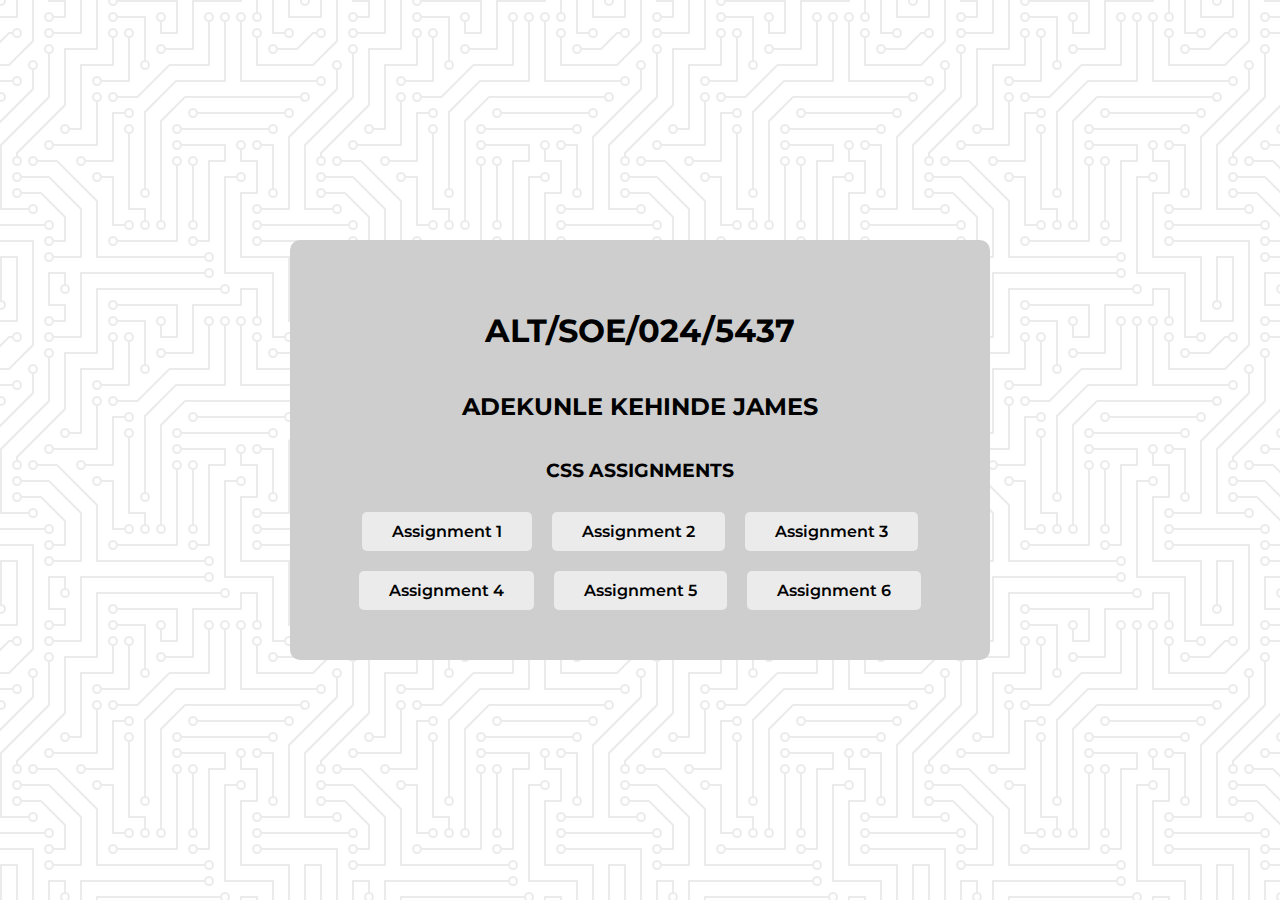
<file: index.html>
<!DOCTYPE html>
<html lang="en">
<head>
    <meta charset="UTF-8">
    <meta name="viewport" content="width=device-width, initial-scale=1.0">
    <title>Home</title>
    <style>
        @import url('https://fonts.googleapis.com/css2?family=Montserrat:ital,wght@0,100..900;1,100..900&display=swap');
        body {
            margin: 0;
            padding: 0;
            display: flex;
            align-items: center;
            justify-content: center;
            flex-direction: column;
            height: 100vh;
            font-family: montserrat, sans-serif;
            background-image: url("data:image/svg+xml,%3Csvg xmlns='http://www.w3.org/2000/svg' viewBox='0 0 304 304' width='304' height='304'%3E%3Cpath fill='%23000000' fill-opacity='0.08' d='M44.1 224a5 5 0 1 1 0 2H0v-2h44.1zm160 48a5 5 0 1 1 0 2H82v-2h122.1zm57.8-46a5 5 0 1 1 0-2H304v2h-42.1zm0 16a5 5 0 1 1 0-2H304v2h-42.1zm6.2-114a5 5 0 1 1 0 2h-86.2a5 5 0 1 1 0-2h86.2zm-256-48a5 5 0 1 1 0 2H0v-2h12.1zm185.8 34a5 5 0 1 1 0-2h86.2a5 5 0 1 1 0 2h-86.2zM258 12.1a5 5 0 1 1-2 0V0h2v12.1zm-64 208a5 5 0 1 1-2 0v-54.2a5 5 0 1 1 2 0v54.2zm48-198.2V80h62v2h-64V21.9a5 5 0 1 1 2 0zm16 16V64h46v2h-48V37.9a5 5 0 1 1 2 0zm-128 96V208h16v12.1a5 5 0 1 1-2 0V210h-16v-76.1a5 5 0 1 1 2 0zm-5.9-21.9a5 5 0 1 1 0 2H114v48H85.9a5 5 0 1 1 0-2H112v-48h12.1zm-6.2 130a5 5 0 1 1 0-2H176v-74.1a5 5 0 1 1 2 0V242h-60.1zm-16-64a5 5 0 1 1 0-2H114v48h10.1a5 5 0 1 1 0 2H112v-48h-10.1zM66 284.1a5 5 0 1 1-2 0V274H50v30h-2v-32h18v12.1zM236.1 176a5 5 0 1 1 0 2H226v94h48v32h-2v-30h-48v-98h12.1zm25.8-30a5 5 0 1 1 0-2H274v44.1a5 5 0 1 1-2 0V146h-10.1zm-64 96a5 5 0 1 1 0-2H208v-80h16v-14h-42.1a5 5 0 1 1 0-2H226v18h-16v80h-12.1zm86.2-210a5 5 0 1 1 0 2H272V0h2v32h10.1zM98 101.9V146H53.9a5 5 0 1 1 0-2H96v-42.1a5 5 0 1 1 2 0zM53.9 34a5 5 0 1 1 0-2H80V0h2v34H53.9zm60.1 3.9V66H82v64H69.9a5 5 0 1 1 0-2H80V64h32V37.9a5 5 0 1 1 2 0zM101.9 82a5 5 0 1 1 0-2H128V37.9a5 5 0 1 1 2 0V82h-28.1zm16-64a5 5 0 1 1 0-2H146v44.1a5 5 0 1 1-2 0V18h-26.1zm102.2 270a5 5 0 1 1 0 2H98v14h-2v-16h124.1zM242 149.9V160h16v34h-16v62h48v48h-2v-46h-48v-66h16v-30h-16v-12.1a5 5 0 1 1 2 0zM53.9 18a5 5 0 1 1 0-2H64V2H48V0h18v18H53.9zm112 32a5 5 0 1 1 0-2H192V0h50v2h-48v48h-28.1zm-48-48a5 5 0 0 1-9.8-2h2.07a3 3 0 1 0 5.66 0H178v34h-18V21.9a5 5 0 1 1 2 0V32h14V2h-58.1zm0 96a5 5 0 1 1 0-2H137l32-32h39V21.9a5 5 0 1 1 2 0V66h-40.17l-32 32H117.9zm28.1 90.1a5 5 0 1 1-2 0v-76.51L175.59 80H224V21.9a5 5 0 1 1 2 0V82h-49.59L146 112.41v75.69zm16 32a5 5 0 1 1-2 0v-99.51L184.59 96H300.1a5 5 0 0 1 3.9-3.9v2.07a3 3 0 0 0 0 5.66v2.07a5 5 0 0 1-3.9-3.9H185.41L162 121.41v98.69zm-144-64a5 5 0 1 1-2 0v-3.51l48-48V48h32V0h2v50H66v55.41l-48 48v2.69zM50 53.9v43.51l-48 48V208h26.1a5 5 0 1 1 0 2H0v-65.41l48-48V53.9a5 5 0 1 1 2 0zm-16 16V89.41l-34 34v-2.82l32-32V69.9a5 5 0 1 1 2 0zM12.1 32a5 5 0 1 1 0 2H9.41L0 43.41V40.6L8.59 32h3.51zm265.8 18a5 5 0 1 1 0-2h18.69l7.41-7.41v2.82L297.41 50H277.9zm-16 160a5 5 0 1 1 0-2H288v-71.41l16-16v2.82l-14 14V210h-28.1zm-208 32a5 5 0 1 1 0-2H64v-22.59L40.59 194H21.9a5 5 0 1 1 0-2H41.41L66 216.59V242H53.9zm150.2 14a5 5 0 1 1 0 2H96v-56.6L56.6 162H37.9a5 5 0 1 1 0-2h19.5L98 200.6V256h106.1zm-150.2 2a5 5 0 1 1 0-2H80v-46.59L48.59 178H21.9a5 5 0 1 1 0-2H49.41L82 208.59V258H53.9zM34 39.8v1.61L9.41 66H0v-2h8.59L32 40.59V0h2v39.8zM2 300.1a5 5 0 0 1 3.9 3.9H3.83A3 3 0 0 0 0 302.17V256h18v48h-2v-46H2v42.1zM34 241v63h-2v-62H0v-2h34v1zM17 18H0v-2h16V0h2v18h-1zm273-2h14v2h-16V0h2v16zm-32 273v15h-2v-14h-14v14h-2v-16h18v1zM0 92.1A5.02 5.02 0 0 1 6 97a5 5 0 0 1-6 4.9v-2.07a3 3 0 1 0 0-5.66V92.1zM80 272h2v32h-2v-32zm37.9 32h-2.07a3 3 0 0 0-5.66 0h-2.07a5 5 0 0 1 9.8 0zM5.9 0A5.02 5.02 0 0 1 0 5.9V3.83A3 3 0 0 0 3.83 0H5.9zm294.2 0h2.07A3 3 0 0 0 304 3.83V5.9a5 5 0 0 1-3.9-5.9zm3.9 300.1v2.07a3 3 0 0 0-1.83 1.83h-2.07a5 5 0 0 1 3.9-3.9zM97 100a3 3 0 1 0 0-6 3 3 0 0 0 0 6zm0-16a3 3 0 1 0 0-6 3 3 0 0 0 0 6zm16 16a3 3 0 1 0 0-6 3 3 0 0 0 0 6zm16 16a3 3 0 1 0 0-6 3 3 0 0 0 0 6zm0 16a3 3 0 1 0 0-6 3 3 0 0 0 0 6zm-48 32a3 3 0 1 0 0-6 3 3 0 0 0 0 6zm16 16a3 3 0 1 0 0-6 3 3 0 0 0 0 6zm32 48a3 3 0 1 0 0-6 3 3 0 0 0 0 6zm-16 16a3 3 0 1 0 0-6 3 3 0 0 0 0 6zm32-16a3 3 0 1 0 0-6 3 3 0 0 0 0 6zm0-32a3 3 0 1 0 0-6 3 3 0 0 0 0 6zm16 32a3 3 0 1 0 0-6 3 3 0 0 0 0 6zm32 16a3 3 0 1 0 0-6 3 3 0 0 0 0 6zm0-16a3 3 0 1 0 0-6 3 3 0 0 0 0 6zm-16-64a3 3 0 1 0 0-6 3 3 0 0 0 0 6zm16 0a3 3 0 1 0 0-6 3 3 0 0 0 0 6zm16 96a3 3 0 1 0 0-6 3 3 0 0 0 0 6zm0 16a3 3 0 1 0 0-6 3 3 0 0 0 0 6zm16 16a3 3 0 1 0 0-6 3 3 0 0 0 0 6zm16-144a3 3 0 1 0 0-6 3 3 0 0 0 0 6zm0 32a3 3 0 1 0 0-6 3 3 0 0 0 0 6zm16-32a3 3 0 1 0 0-6 3 3 0 0 0 0 6zm16-16a3 3 0 1 0 0-6 3 3 0 0 0 0 6zm-96 0a3 3 0 1 0 0-6 3 3 0 0 0 0 6zm0 16a3 3 0 1 0 0-6 3 3 0 0 0 0 6zm16-32a3 3 0 1 0 0-6 3 3 0 0 0 0 6zm96 0a3 3 0 1 0 0-6 3 3 0 0 0 0 6zm-16-64a3 3 0 1 0 0-6 3 3 0 0 0 0 6zm16-16a3 3 0 1 0 0-6 3 3 0 0 0 0 6zm-32 0a3 3 0 1 0 0-6 3 3 0 0 0 0 6zm0-16a3 3 0 1 0 0-6 3 3 0 0 0 0 6zm-16 0a3 3 0 1 0 0-6 3 3 0 0 0 0 6zm-16 0a3 3 0 1 0 0-6 3 3 0 0 0 0 6zm-16 0a3 3 0 1 0 0-6 3 3 0 0 0 0 6zM49 36a3 3 0 1 0 0-6 3 3 0 0 0 0 6zm-32 0a3 3 0 1 0 0-6 3 3 0 0 0 0 6zm32 16a3 3 0 1 0 0-6 3 3 0 0 0 0 6zM33 68a3 3 0 1 0 0-6 3 3 0 0 0 0 6zm16-48a3 3 0 1 0 0-6 3 3 0 0 0 0 6zm0 240a3 3 0 1 0 0-6 3 3 0 0 0 0 6zm16 32a3 3 0 1 0 0-6 3 3 0 0 0 0 6zm-16-64a3 3 0 1 0 0-6 3 3 0 0 0 0 6zm0 16a3 3 0 1 0 0-6 3 3 0 0 0 0 6zm-16-32a3 3 0 1 0 0-6 3 3 0 0 0 0 6zm80-176a3 3 0 1 0 0-6 3 3 0 0 0 0 6zm16 0a3 3 0 1 0 0-6 3 3 0 0 0 0 6zm-16-16a3 3 0 1 0 0-6 3 3 0 0 0 0 6zm32 48a3 3 0 1 0 0-6 3 3 0 0 0 0 6zm16-16a3 3 0 1 0 0-6 3 3 0 0 0 0 6zm0-32a3 3 0 1 0 0-6 3 3 0 0 0 0 6zm112 176a3 3 0 1 0 0-6 3 3 0 0 0 0 6zm-16 16a3 3 0 1 0 0-6 3 3 0 0 0 0 6zm0 16a3 3 0 1 0 0-6 3 3 0 0 0 0 6zm0 16a3 3 0 1 0 0-6 3 3 0 0 0 0 6zM17 180a3 3 0 1 0 0-6 3 3 0 0 0 0 6zm0 16a3 3 0 1 0 0-6 3 3 0 0 0 0 6zm0-32a3 3 0 1 0 0-6 3 3 0 0 0 0 6zm16 0a3 3 0 1 0 0-6 3 3 0 0 0 0 6zM17 84a3 3 0 1 0 0-6 3 3 0 0 0 0 6zm32 64a3 3 0 1 0 0-6 3 3 0 0 0 0 6zm16-16a3 3 0 1 0 0-6 3 3 0 0 0 0 6z'%3E%3C/path%3E%3C/svg%3E");
        }
        .container {
            display: flex;
            align-items: center;
            justify-content: center;
            flex-direction: column;
            background-color: rgb(206, 206, 206);
            max-width: 600px;
            padding: 50px;
            border-radius: 10px;
        }
        h1, h2, h3 {
            text-align: center;
        }
        h3 {
            margin-bottom: 30px;
        }
        .links  {
            display: flex;
            flex-wrap: wrap;
            gap: 20px;
            justify-content: center;
        }
        a {
            background-color: rgb(235, 235, 235);
            border-radius: 5px;
            padding: 10px 30px;
            color: black;
            text-decoration: none;
            font-size: 16px;
            font-weight: 600;
            transition: color 0.5s ease-in-out;
        }
        a:hover {
            color: #1c58fd;
            background-color: #c5c5c5;
        }
        @media screen and (max-width: 599px) {
            .container {
            max-width: 75%;
            padding: 30px;
        }
    }
    </style>
</head>
<body>
    <div class="container">
        <h1>ALT/SOE/024/5437</h1>
        <h2>ADEKUNLE KEHINDE JAMES</h2>
        <h3>CSS ASSIGNMENTS</h3>
        <div class="links">
        <a href="Assignment1/index.html">Assignment 1</a>
        <a href="Assignment2/index.html">Assignment 2</a>
        <a href="Assignment3/index.html">Assignment 3</a>
        <a href="Assignment4/index.html">Assignment 4</a>
        <a href="Assignment5/index.html">Assignment 5</a>
        <a href="Assignment6/index.html">Assignment 6</a>
        </div>
    </div>
    
</body>
</html>
</file>
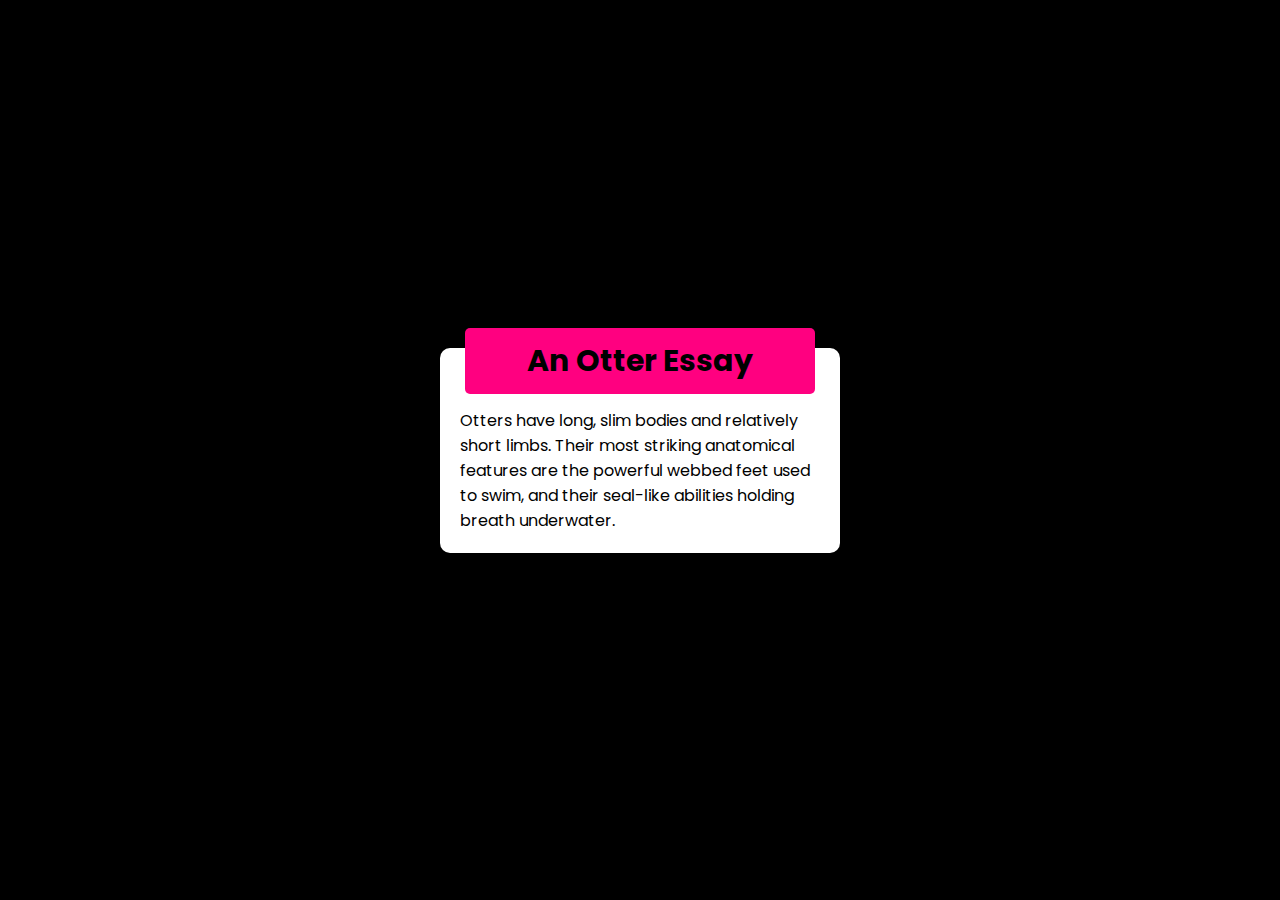
<file: Assignment1/index.html>
<!DOCTYPE html>
<html lang="en">
<head>
    <meta charset="UTF-8">
    <meta name="viewport" content="width=device-width, initial-scale=1.0">
    <title>CSS Assignment 1</title>
    <link rel="stylesheet" href="style.css">
</head>
<body>
    <div class="container">
        <div class="card_heading">
            An Otter Essay
        </div>
        <div class="card_body">
            <p>Otters have long, slim bodies and relatively short limbs. Their most striking anatomical features are the powerful webbed feet used to swim, and their seal-like abilities holding breath underwater.</p>
        </div>
    </div>
</body>
</html>
</file>
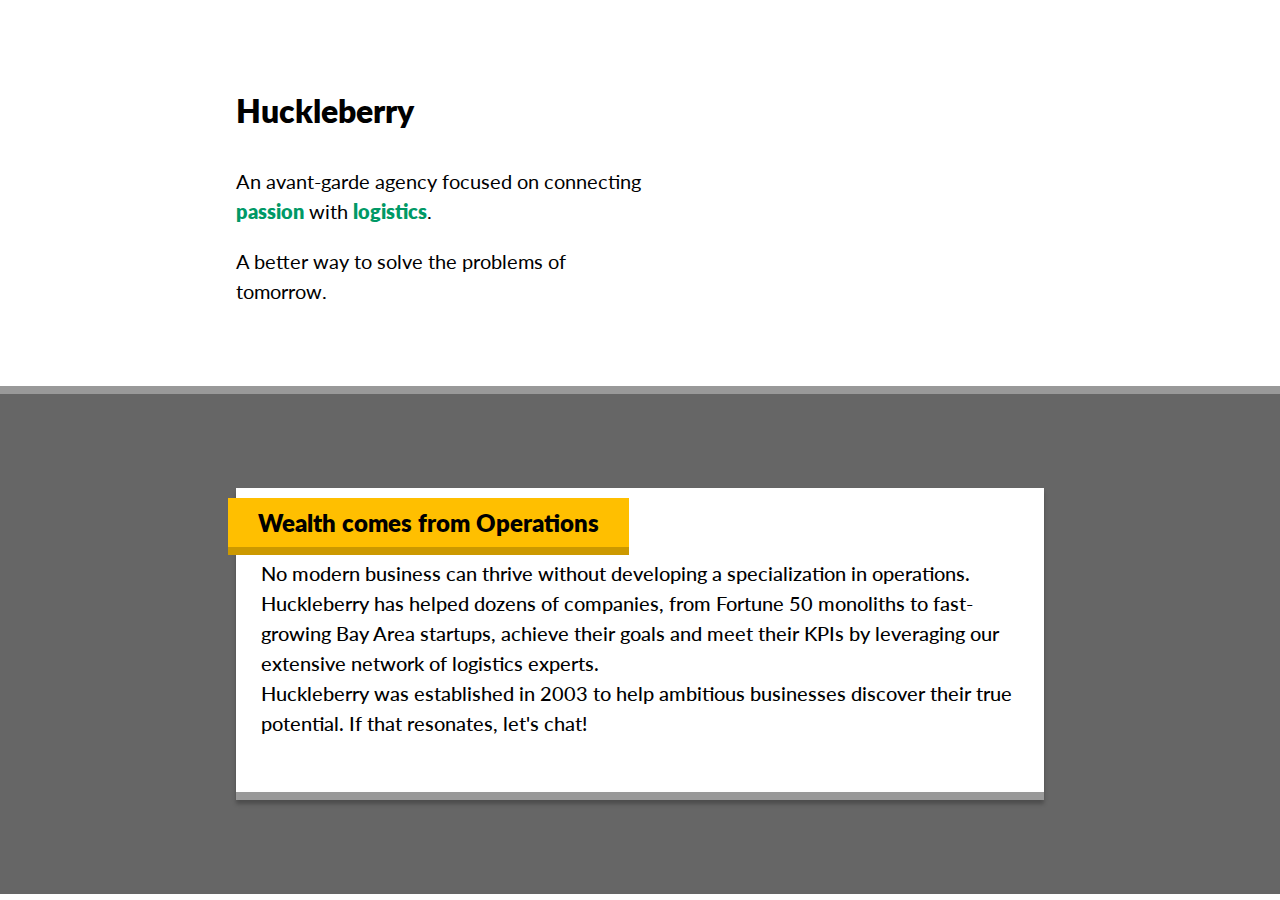
<file: Assignment2/index.html>
<!DOCTYPE html>
<html lang="en">
<head>
    <meta charset="UTF-8">
    <meta name="viewport" content="width=device-width, initial-scale=1.0">
    <title>CSS Assignment 2</title>
    <link rel="stylesheet" href="style.css">
</head>
<body>
    <header>
        <div class="header_container">
            <div class="header_content">
                <h1>Huckleberry</h1>
                <p>An avant-garde agency focused on connecting <span>passion</span> with <span>logistics</span>.</p>
                <p>A better way to solve the problems of tomorrow.</p>
            </div>
        </div>
    </header>
    <main>
        <div class="card">
            <div class="banner">
                Wealth comes from Operations
            </div>
            <div class="card_content">
                <p>No modern business can thrive without developing a specialization in operations. Huckleberry has helped dozens of companies, from Fortune 50 monoliths to fast-growing Bay Area startups, achieve their goals and meet their KPIs by leveraging our extensive network of logistics experts.</p>
                <p>Huckleberry was established in 2003 to help ambitious businesses discover their true potential. If that resonates, let's chat!
                </p>
            </div>
        </div>
    </main>
</body>
</html>
</file>
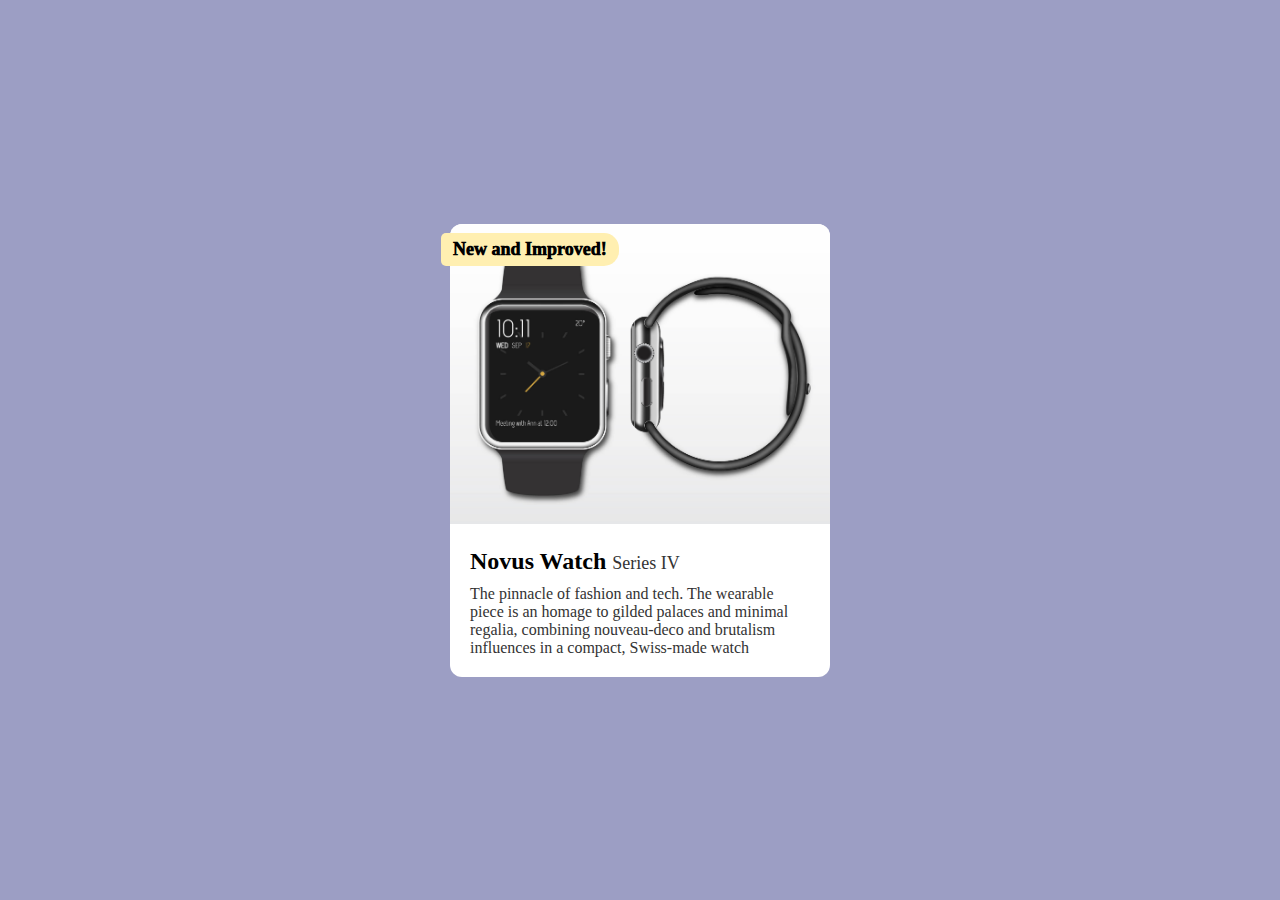
<file: Assignment3/index.html>
<!DOCTYPE html>
<html lang="en">
<head>
    <meta charset="UTF-8">
    <meta name="viewport" content="width=device-width, initial-scale=1.0">
    <title>CSS Assignment 3</title>
    <link rel="stylesheet" href="styles.css">
</head>
<body>
    <div class="card_container">
        <div class="card">
            <div class="banner">New and Improved!</div>
            <img src="images/watch.jpg" alt="watch">
            <div class="desc">
                <h2>Novus Watch <span>Series IV</span></h2>
                <p>The pinnacle of fashion and tech. The wearable piece is an homage to gilded palaces and minimal regalia, combining nouveau-deco and brutalism influences in a compact, Swiss-made watch</p>
            </div>
        </div>
    </div>
</body>
</html>
</file>
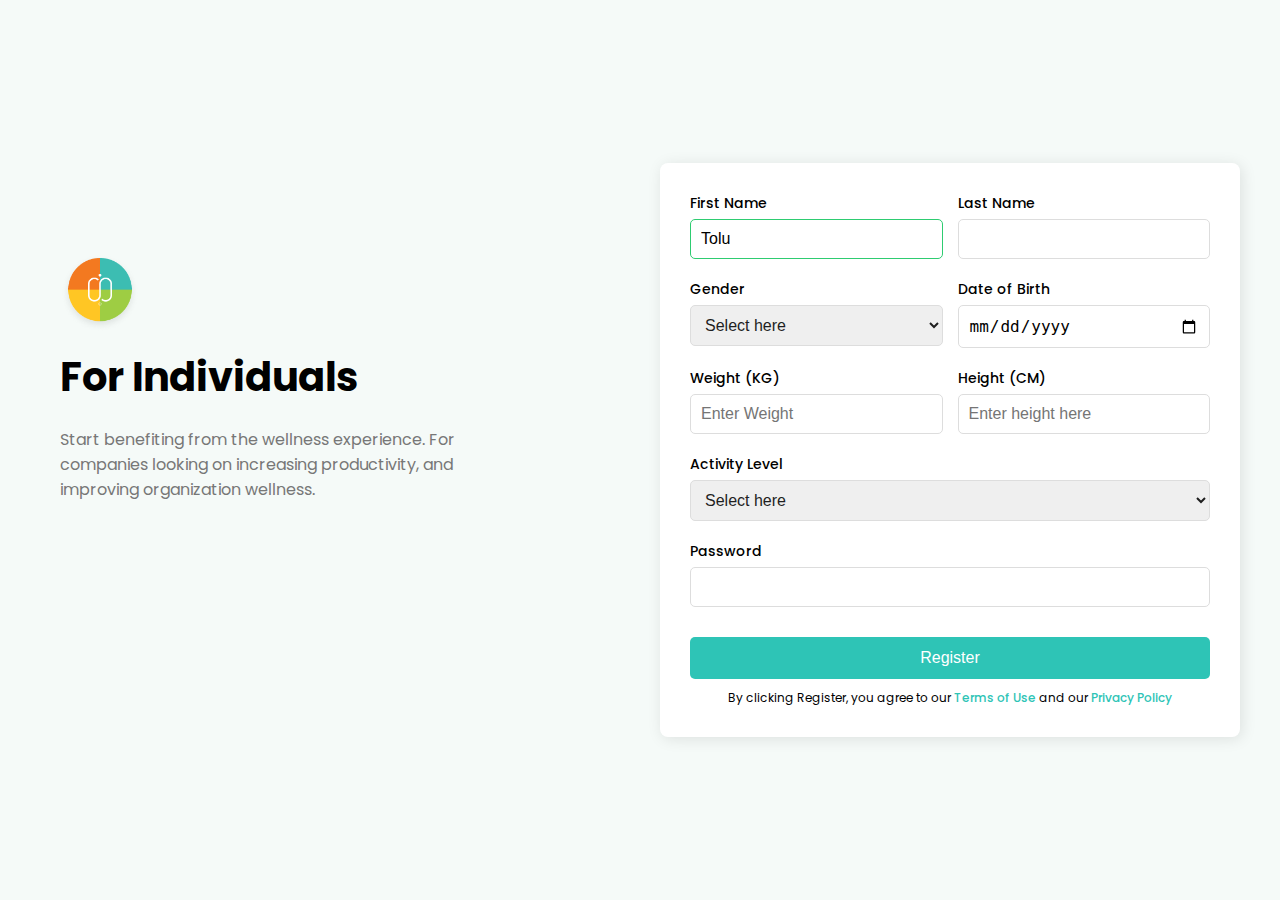
<file: Assignment4/index.html>
<!DOCTYPE html>
<html lang="en">
<head>
    <meta charset="UTF-8">
    <meta name="viewport" content="width=device-width, initial-scale=1.0">
    <title>Assignment 4</title>
    <link rel="stylesheet" href="styles.css">
</head>
<body>
    <div class="container">
        <div class="info_section">
            <img src="images/Logo.png" alt="">
            <h2>For Individuals</h2>
            <p class="hide_content1">Start benefiting from the wellness experience. For companies looking on increasing productivity, and improving organization wellness.</p>
            <p class="hide_content2">Inspiring wholesome harmony for the mind, body and spirit, for everyone, everywhere.</p>
        </div>
        <div class="form_section">
            <form action="">
                <div class="form_group form_grid">
                    <div class="input_box">
                        <label for="fname">First Name</label>
                        <input type="text" placeholder="First Name" id="fname" value="Tolu" autofocus>
                    </div>
                    <div class="input_box">
                        <label for="lname">Last Name</label>
                        <input type="text" placeholder="" id="lname">
                    </div>
                </div>
                <div class="form_group form_grid">
                    <div class="input_box">
                        <label for="gender">Gender</label>
                        <select name="gender" id="gender">
                            <option value="select_here">Select here</option>
                            <option value="male">Male</option>
                            <option value="female">Female</option>
                        </select>
                    </div>
                    <div class="input_box">
                        <label for="date_of_birth">Date of Birth</label>
                        <input type="date">
                    </div>
                </div>
                <div class="form_group form_grid">
                    <div class="input_box">
                        <label for="weight">Weight (KG)</label>
                        <input type="text" placeholder="Enter Weight" id="weight">
                    </div>
                    <div class="input_box">
                        <label for="height">Height (CM)</label>
                        <input type="text" placeholder="Enter height here" id="height">
                    </div>
                </div>
                <div class="form_group">
                    <div class="input_box">
                        <label for="activity_level">Activity Level</label>
                        <select name="activity_level" id="activity_level">
                            <option value="select_here">Select here</option>
                        </select>
                    </div>
                </div>
                <div class="form_group">
                    <div class="input_box">
                        <label for="password">Password</label>
                        <input type="password" id="password">
                    </div>
                </div>

                <button type="submit">Register</button>

                <p class="terms">By clicking Register, you agree to our <a href="#">Terms of Use</a> and our <a href="#">Privacy Policy</a></p>

            </form>
        </div>
    </div>
</body>
</html>
</file>
<file: Assignment1/style.css>
@import url('https://fonts.googleapis.com/css2?family=Poppins:ital,wght@0,100;0,200;0,300;0,400;0,500;0,600;0,700;0,800;0,900;1,100;1,200;1,300;1,400;1,500;1,600;1,700;1,800;1,900&display=swap');

*:root{
    box-sizing: border-box;
}

body{
    font-family: Poppins, sans-serif;
    margin: 0;
    padding: 0;
    background-color: #000;
    display: flex;
    justify-content: center;
    align-items: center;
    height: 100vh;
}


.container{
    display: flex;
    justify-content: center;
    align-items: center;
    padding: 0;
    width: 100%;
    max-width: 400px;
    position: relative;
}

.card_heading{
    color: #000;
    font-size: 30px;
    font-weight: bold;
    text-align: center;
    padding: 10px 15px;
    background-color: #ff0080;
    border-radius: 5px;
    position: absolute;
    z-index: 1;
    top: -20px;
    width: 80%;
}

.card_body{
    background-color: #fff;
    padding: 20px;
    border-radius: 10px;
}

.card_body p{
    font-size: 16px;
    margin: 40px 0 auto;
    /* width: 60%; */
}
</file>
<file: Assignment2/style.css>
@import url('https://fonts.googleapis.com/css2?family=Lato:ital,wght@0,100;0,300;0,400;0,700;0,900;1,100;1,300;1,400;1,700;1,900&display=swap');

*{
    box-sizing: border-box;
    padding: 0;
    margin: 0;
}

body {
    font-family: 'Lato', sans-serif;
    margin: 0;
    padding: 0;
    height: 100%;
    width: 100%;
    background-color: #ffffff;
}

/* Header Section */

header { 
    border-bottom: 8px solid #999999;
}

.header_container {
    width: 808px;
    margin: 0 auto;
}

.header_content {
    text-align: left;
    font-size: 20px;
    font-weight: 400;
    line-height: 30px;
    width: 415px;
    padding-bottom: 80px;
}

header h1{
    font-size: 32px;
    font-weight: 800;
    margin-bottom: 40px;
    padding-top: 96px;  
}

header p{
    margin-top: 20px;
}

header span{
    color: #009966;
    font-weight: 800;
}


/* Main Section */

main {
    background-color: #666666;
    padding: 22px;
    display: flex;
    justify-content: center;
}

.card {
    background-color: #ffffff;
    margin: 72px auto;
    width: 808px;
    height: 312px;
    border-bottom: 8px solid #999999;
    box-shadow: 0px 4px 4px rgba(0, 0, 0, 0.25);
    position: relative;
}

.card_content{
    font-size: 20px;
    font-weight: 500;
    line-height: 30px;
    padding: 70px 25px 25px 25px;
}

.banner {
    background-color: #ffbf00;
    border-bottom: 8px solid #cc9900;
    font-size: 24px;
    font-weight: 800;
    padding: 10px 30px;
    position: absolute;
    top: 10px;
    left: -8px;
}

@media only screen and (min-width:600px) and (max-width: 1024px) {
    .header_container {
        width: 90%;
        margin-left: 24px;
    }
    main {
        padding: 0;
        display: flex;
        justify-content: center;
    }
    .card_content{
        padding: 85px 25px 25px 25px;
    }
}

@media only screen and (max-width: 600px) {
    .header_container {
        width: 90%;
    }

    .header_content {
        width: 100%;
        padding-bottom: 50px;
    }
    main {
        padding: 0;
        display: flex;
        justify-content: center;
    }
    .card {
        width: 100%;
        margin: 60px auto 0 auto;
        height: auto;
    }
    .card_content{
        padding: 100px 25px 25px 25px;
    }
}
</file>
<file: Assignment3/styles.css>
*{
    box-sizing: border-box;
    padding: 0;
    margin: 0;
}

body{
    font-family: 'Times New Roman', Times, serif, sans-serif;
    background-color: #9c9ec4;
    display: flex;
    justify-content: center;
    align-items: center;
    height: 100vh;
}

.card_container{
    position: relative;
}

.card{
    background-color: #fff;
    width: 380px;
    border-radius: 12px;
    overflow: hidden;
    box-shadow: epx 4px 15px rgba(0, 0, 0, 0.2);
}

.card img{
    width: 100%;
    height: 300px;
    object-fit: cover;
}

.desc{
    padding: 20px;
}

.desc h2{
    font-size: 24px;
    font-weight: 700;
}

.desc h2 span{
    font-size: 18px;
    font-weight: 400;
    color: #333;
}

.desc p{
    font-size: 16px;
    color: #333;
    margin-top: 10px;
}

.banner {
    background-color: #ffefb1;
    padding: 6px 12px;
    font-size: 18px;
    font-weight: 1000;
    top: 9px;
    left: -9px;
    border-top-left-radius: 5px;
    border-bottom-left-radius: 5px;
    border-bottom-right-radius: 15px;
    border-top-right-radius: 15px;
    position: absolute;
}

@media (max-width: 480px){
    .card{
        max-width: 300px;  
    }
}
</file>
<file: Assignment4/styles.css>
@import url('https://fonts.googleapis.com/css2?family=Poppins:ital,wght@0,100;0,200;0,300;0,400;0,500;0,600;0,700;0,800;0,900;1,100;1,200;1,300;1,400;1,500;1,600;1,700;1,800;1,900&display=swap');

*{
    box-sizing: border-box;
    margin: 0;
    padding: 0;
}

body{
    font-family: 'Poppins', sans-serif;
    background-color: #f5faf8;
    display: grid;
    justify-content: center;
    align-items: center;
    height: 100vh;
    padding: 20px;
}

.container{
    display: grid;
    grid-template-columns: 1fr 1fr;
    gap: 50px;
    max-width: 1200px;
    width: 100%;
}


/* Info Section */
.info_section{
    margin-top: 70px;
    padding: 20px;
    max-width: 500px;
}

.info_section img{
    width: 80px;
    margin-bottom: 5px;
}

.info_section h2{
    font-size: 40px;
    font-weight: 700;
    margin-bottom: 20px;
}

.info_section p{
    font-size: 16px;
    color: #777;
    max-width: 460px;
}

.hide_content2 {
    display: none;
}


/* Form Section */
.form_section{
    background: #fff;
    padding: 30px;
    border-radius: 8px;
    box-shadow: 2px 2px 15px rgba(0, 0, 0, 0.1);
    min-width: 580px;
}

.form_group{
    margin-bottom: 20px;
}

.form_group.form_grid {
    display: grid;
    grid-template-columns: 1fr 1fr;
    gap: 15px;
}

.input_box{
    display: flex;
    flex-direction: column;
}

.input_box label {
    font-size: 14px;
    font-weight: 500;
    margin-bottom: 5px;
}

.input_box input,
.input_box select{
    width: 100%;
    padding: 10px;
    border: 1px solid #ddd;
    border-radius: 5px;
    font-size: 16px;
}

input:focus {
    outline: none;
    border-color: #2ecc71;
}


button {
    width: 100%;
    padding: 12px;
    border: none;
    border-radius: 5px;
    background-color: #2ec4b6;
    color: #fff;
    font-size: 16px;
    font-weight: 500;
    cursor: pointer;
    margin-top: 10px;
}

button:hover {
    background-color: #ffa500;
}

.terms{
    font-size: 12px;
    text-align: center;
    margin-top: 10px;
}

.terms a{
    color: #2ec4b6;
    text-decoration: none;
    font-weight: 500;
}

.terms a:hover{
    text-decoration: underline;
}

select {
    color: #1f1f1f;
}

/* Media Query for Smaller Devices */
@media (max-width: 600px){
    .container{
        grid-template-columns: 1fr;
        max-width: 100%;
    }

    .info_section{
        padding: 0;
        margin-top: 10px;
    }

    .info_section img{
        width: 50px;
        margin-bottom: 10px; 
    }

    .info_section h2{
        font-size: 30px;
    }

    .hide_content1 {
        display: none;
    }

    .hide_content2 {
        display: block;
    }
    .form_section{
        padding: 15px 15px 30px 15px;
        min-width: auto;
        margin-bottom: 150px;
        position: relative;
    }
    .form_group.form_grid {
        grid-template-columns: 1fr;
    }

    .terms{
        position: absolute;
        bottom: -80px;
        font-size: 12px;
        text-align: center;
    }
}
</file>
